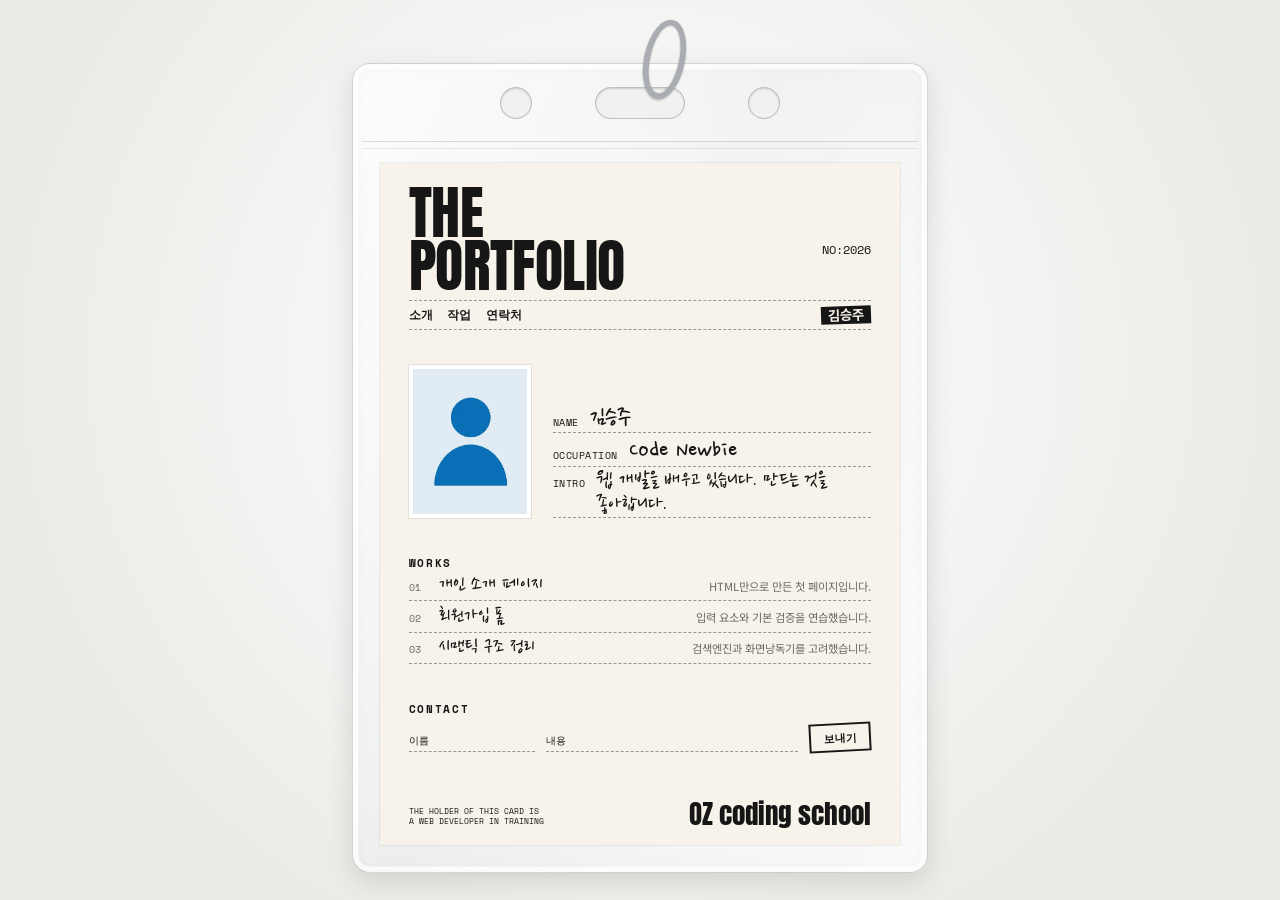
<file: index.html>
<!DOCTYPE html>
<html lang="ko">
  <head>
    <meta charset="UTF-8" />
    <meta name="viewport" content="width=device-width, initial-scale=1" />
    <meta name="color-scheme" content="light dark" />
    <title>김승주 포트폴리오</title>
    <link rel="preconnect" href="https://fonts.googleapis.com">
    <link rel="preconnect" href="https://fonts.gstatic.com" crossorigin>
    <link href="https://fonts.googleapis.com/css2?family=Anton&family=Nanum+Pen+Script&family=Noto+Sans+KR:wght@400;700&family=Space+Mono:wght@400;700&display=swap" rel="stylesheet">
    <link rel="stylesheet" href="style.css">
  </head>
  <body>
    <!-- 투명 비닐 카드 홀더 + 고리 -->
    <div class="holder">
      <div class="ring" aria-hidden="true"></div>
      <div class="holder-top" aria-hidden="true">
        <span class="hole"></span>
        <span class="slot"></span>
        <span class="hole"></span>
      </div>

      <!-- 사원증 카드 (한 화면에 모든 내용) -->
      <div class="badge">
        <header class="badge-head">
          <h1 aria-label="김승주 포트폴리오">THE<br>PORTFOLIO</h1>
          <span class="drop">NO:2026</span>
          <nav class="nav">
            <span class="logo">김승주</span>
            <ul class="menu">
              <li><a href="#intro">소개</a></li>
              <li><a href="#work">작업</a></li>
              <li><a href="#contact">연락처</a></li>
            </ul>
          </nav>
        </header>

        <main>
          <section id="intro">
            <h2 class="sr-only">소개</h2>
            <div class="photo">
              <img src="me.jpg" alt="김승주의 프로필 사진" onerror="this.style.visibility='hidden'">
            </div>
            <dl class="fields">
              <div class="field"><dt>NAME</dt><dd>김승주</dd></div>
              <div class="field"><dt>OCCUPATION</dt><dd>Code Newbie</dd></div>
              <div class="field"><dt>INTRO</dt><dd class="lead">웹 개발을 배우고 있습니다. 만드는 것을 좋아합니다.</dd></div>
            </dl>
          </section>

          <section id="work">
            <h2 class="section-label">WORKS</h2>
            <div class="cards">
              <article class="card">
                <span class="num">01</span>
                <h3>개인 소개 페이지</h3>
                <p>HTML만으로 만든 첫 페이지입니다.</p>
              </article>
              <article class="card">
                <span class="num">02</span>
                <h3>회원가입 폼</h3>
                <p>입력 요소와 기본 검증을 연습했습니다.</p>
              </article>
              <article class="card">
                <span class="num">03</span>
                <h3>시맨틱 구조 정리</h3>
                <p>검색엔진과 화면낭독기를 고려했습니다.</p>
              </article>
            </div>
          </section>

          <section id="contact">
            <h2 class="sr-only">연락처</h2>
            <form action="/contact" method="post">
              <fieldset>
                <legend class="section-label">CONTACT</legend>
                <div class="field">
                  <label for="name">이름</label>
                  <input type="text" id="name" name="name" required>
                </div>
                <div class="field">
                  <label for="message">내용</label>
                  <textarea id="message" name="message" rows="1"></textarea>
                </div>
                <button type="submit">보내기</button>
              </fieldset>
            </form>
          </section>
        </main>

        <footer class="badge-foot">
          <p class="fine">THE HOLDER OF THIS CARD IS<br>
            A WEB DEVELOPER IN TRAINING</p>
          <p class="code">OZ coding school</p>
        </footer>
      </div>
    </div>
  </body>
</html>
</file>
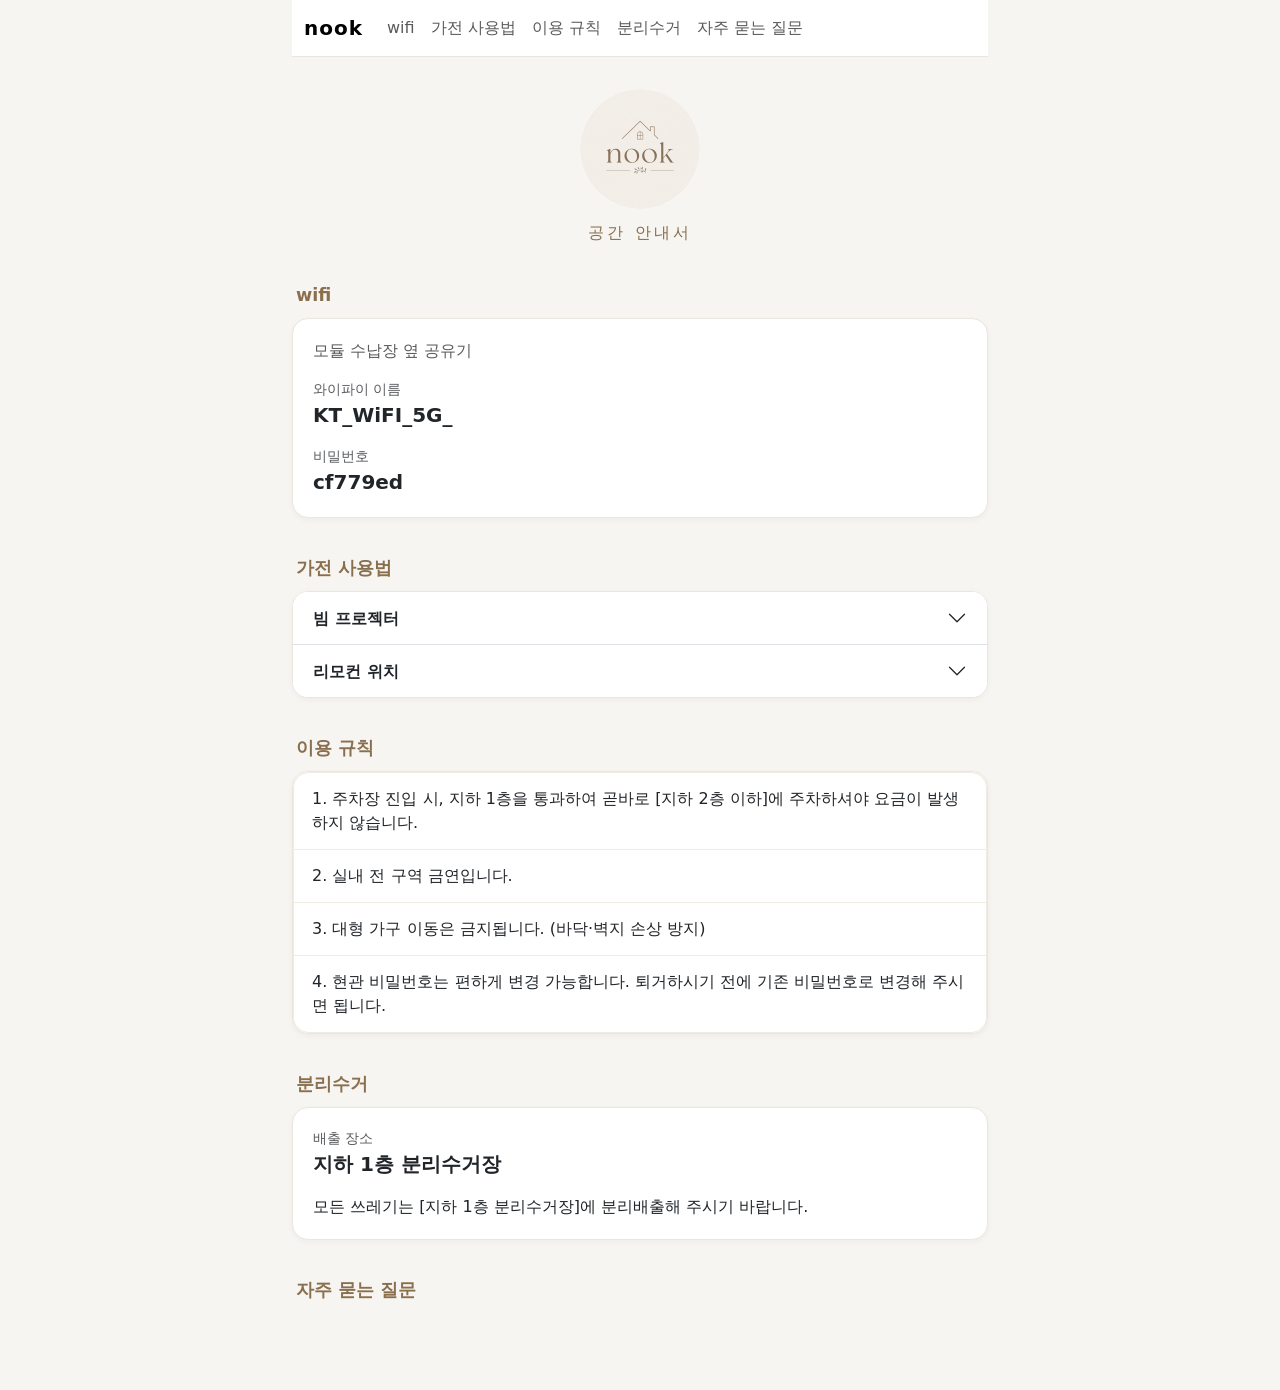
<file: 공간 안내서/index.html>
<!DOCTYPE html>
<html lang="ko">
  <head>
    <meta charset="UTF-8" />
    <meta name="viewport" content="width=device-width, initial-scale=1" />
    <title>nook 공간안내서</title>
    <link rel="icon" href="nook-logo.png">
    <link href="https://cdn.jsdelivr.net/npm/bootstrap@5.3.8/dist/css/bootstrap.min.css" rel="stylesheet">
    <link rel="stylesheet" href="style.css">
  </head>
  <body>
    <header class="container">
      <nav class="navbar navbar-expand-lg bg-body-tertiary">
        <div class="container-fluid">
          <a class="navbar-brand" href="#">nook</a>
          <button class="navbar-toggler" type="button" data-bs-toggle="collapse" data-bs-target="#navbarNav" aria-controls="navbarNav" aria-expanded="false" aria-label="메뉴 열기">
            <span class="navbar-toggler-icon"></span>
          </button>
          <div class="collapse navbar-collapse" id="navbarNav">
            <ul class="navbar-nav">
              <li class="nav-item">
                <a class="nav-link" href="#wifi">wifi</a>
              </li>
              <li class="nav-item">
                <a class="nav-link" href="#appliances">가전 사용법</a>
              </li>
              <li class="nav-item">
                <a class="nav-link" href="#rules">이용 규칙</a>
              </li>
              <li class="nav-item">
                <a class="nav-link" href="#recycling">분리수거</a>
              </li>
              <li class="nav-item">
                <a class="nav-link" href="#faq">자주 묻는 질문</a>
              </li>
            </ul>
          </div>
        </div>
      </nav>
    </header>

    <main class="container">
      <div class="hero text-center">
        <img src="nook-logo-480.png" alt="nook" class="hero-logo">
        <p class="hero-subtitle">공간 안내서</p>
      </div>

      <section id="wifi">
        <h2>wifi</h2>
         <div class="card">
          <div class="card-body">
            <p class="text-body-secondary mb-3">모듈 수납장 옆 공유기</p>

            <p class="small text-body-secondary mb-0">와이파이 이름</p>
            <p class="fs-5 fw-bold user-select-all">KT_WiFI_5G_</p>

            <p class="small text-body-secondary mb-0">비밀번호</p>
            <p class="fs-5 fw-bold user-select-all mb-0">cf779ed</p>
          </div>
        </div>

      </section>

      <section id="appliances">
        <h2>가전 사용법</h2>
        <div class="accordion accordion-flush" id="appliancesAccordion">
          <div class="accordion-item">
            <h3 class="accordion-header">
              <button class="accordion-button collapsed" type="button" data-bs-toggle="collapse" data-bs-target="#projector" aria-expanded="false" aria-controls="projector">
                빔 프로젝터
              </button>
            </h3>
            <div id="projector" class="accordion-collapse collapse" data-bs-parent="#appliancesAccordion">
              <div class="accordion-body">
                <ul class="mb-0">
                  <li>빔 본체의 전원을 누르고 트롤리 안에 리모컨 전원을 켜시면 작동됩니다.</li>
                  <li>블루투스 스피커를 연결하고 싶으신 경우, 스피커 전원 버튼을 누르시면 자동으로 소리가 연결됩니다.</li>
                </ul>
              </div>
            </div>
          </div>
          <div class="accordion-item">
            <h3 class="accordion-header">
              <button class="accordion-button collapsed" type="button" data-bs-toggle="collapse" data-bs-target="#remotes" aria-expanded="false" aria-controls="remotes">
                리모컨 위치
              </button>
            </h3>
            <div id="remotes" class="accordion-collapse collapse" data-bs-parent="#appliancesAccordion">
              <div class="accordion-body">
                <ul class="mb-0">
                  <li>에어컨, 공기청정기: 강아지 수납함</li>
                  <li>서큘레이터: 본체 앞에 자석으로 부착 (동그란 모양)</li>
                  <li>이동식 TV: 본체 뒤에 자석으로 부착</li>
                </ul>
              </div>
            </div>
          </div>
        </div>
      </section>

      <section id="rules">
        <h2>이용 규칙</h2>
        <ol class="list-group list-group-numbered">
          <li class="list-group-item">주차장 진입 시, 지하 1층을 통과하여 곧바로 [지하 2층 이하]에 주차하셔야 요금이 발생하지 않습니다.</li>
          <li class="list-group-item">실내 전 구역 금연입니다.</li>
          <li class="list-group-item">대형 가구 이동은 금지됩니다. (바닥·벽지 손상 방지)</li>
          <li class="list-group-item">현관 비밀번호는 편하게 변경 가능합니다. 퇴거하시기 전에 기존 비밀번호로 변경해 주시면 됩니다.</li>
        </ol>

      </section>

      <section id="recycling">
        <h2>분리수거</h2>
        <div class="card">
          <div class="card-body">
            <p class="small text-body-secondary mb-0">배출 장소</p>
            <p class="fs-5 fw-bold">지하 1층 분리수거장</p>

            <p class="mb-0">모든 쓰레기는 [지하 1층 분리수거장]에 분리배출해 주시기 바랍니다.</p>
          </div>
        </div>
      </section>
   
      <section id="faq">
        <h2>자주 묻는 질문</h2>

      </section>


    </main>

    <footer>

    </footer>

    <script src="https://cdn.jsdelivr.net/npm/bootstrap@5.3.8/dist/js/bootstrap.bundle.min.js"></script>
  </body>
</html>
</file>
<file: style.css>
/* ============================================
   사원증(THE PERFORMER) 스타일 포트폴리오
   - 모든 크기를 --u 단위로 잡아 한 화면에 꼭 맞게
   ============================================ */

:root {
  /* 화면 높이와 너비 중 작은 쪽에 맞춰 전체 크기가 함께 줄어듦 */
  --u: min(1vh, 1.45vw);
  --paper: #f7f3ea;
  --ink: #161616;
  --muted: #6f6a60;
  --line: #9c978c;
  --accent: #0b6fb8;
  --bg-1: #ffffff;
  --bg-2: #ecebe8;
  --holder: linear-gradient(115deg, rgba(255,255,255,0.75) 0%, rgba(235,238,240,0.45) 45%, rgba(255,255,255,0.7) 100%);
  --holder-edge: rgba(0, 0, 0, 0.14);
  --hole-edge: rgba(0, 0, 0, 0.2);
  --hole: #f1f1f0;
  --photo-bg: #e6ded2;
  --photo-frame: #ffffff;
  --holder-glare: rgba(255, 255, 255, 0.8);
}

/* ---------- 다크 모드 ---------- */
@media (prefers-color-scheme: dark) {
  :root {
    --paper: #23221f;
    --ink: #ece7dc;
    --muted: #b1ab9f;
    --line: #6c675e;
    --accent: #6db3e8;
    --bg-1: #2a2d31;
    --bg-2: #121417;
    --holder: rgba(255, 255, 255, 0.08);
    --holder-edge: rgba(255, 255, 255, 0.18);
    --hole-edge: rgba(255, 255, 255, 0.18);
    --hole: #1a1c1f;
    --photo-bg: #3a3631;
    --photo-frame: #4d4943;
    --holder-glare: rgba(255, 255, 255, 0.06);
  }
}

* {
  box-sizing: border-box;
  margin: 0;
  padding: 0;
}

html,
body {
  height: 100%;
}

body {
  display: flex;
  align-items: center;
  justify-content: center;
  overflow: hidden; /* 스크롤 없이 한 화면 */
  background: radial-gradient(circle at 50% 40%, var(--bg-1) 0%, var(--bg-2) 75%);
  color: var(--ink);
  font-family: "Noto Sans KR", sans-serif;
  line-height: 1.3;
}

.sr-only {
  position: absolute;
  width: 1px;
  height: 1px;
  overflow: hidden;
  clip: rect(0 0 0 0);
  white-space: nowrap;
}

/* ---------- 투명 비닐 홀더 ---------- */
.holder {
  position: relative;
  width: calc(var(--u) * 64);
  height: calc(var(--u) * 90);
  margin-top: calc(var(--u) * 4);
  padding: calc(var(--u) * 11) calc(var(--u) * 3) calc(var(--u) * 3);
  background: var(--holder);
  border: 1px solid var(--holder-edge);
  border-radius: calc(var(--u) * 2);
  box-shadow:
    inset 0 0 0 calc(var(--u) * 0.6) var(--holder-glare),
    inset 0 0 calc(var(--u) * 1.5) rgba(0, 0, 0, 0.08),
    0 calc(var(--u) * 1) calc(var(--u) * 3) rgba(0, 0, 0, 0.12);
}

/* 비닐 지퍼 라인 */
.holder::before {
  content: "";
  position: absolute;
  left: calc(var(--u) * 1);
  right: calc(var(--u) * 1);
  top: calc(var(--u) * 8.5);
  height: calc(var(--u) * 0.7);
  border-top: 1px solid rgba(0, 0, 0, 0.12);
  border-bottom: 1px solid rgba(0, 0, 0, 0.08);
}

.holder-top {
  position: absolute;
  top: calc(var(--u) * 2.5);
  left: 0;
  right: 0;
  display: flex;
  justify-content: center;
  align-items: center;
  gap: calc(var(--u) * 7);
}

.hole,
.slot {
  display: block;
  height: calc(var(--u) * 3.6);
  border: 1px solid var(--hole-edge);
  background: var(--hole);
  box-shadow: inset 0 1px 2px rgba(0, 0, 0, 0.15);
}

.hole {
  width: calc(var(--u) * 3.6);
  border-radius: 50%;
}

.slot {
  width: calc(var(--u) * 10);
  border-radius: calc(var(--u) * 1.8);
}

/* 금속 고리 */
.ring {
  position: absolute;
  top: calc(var(--u) * -5);
  left: 50%;
  width: calc(var(--u) * 4.5);
  height: calc(var(--u) * 9);
  transform: translateX(10%) rotate(12deg);
  border: calc(var(--u) * 0.7) solid #a9adb1;
  border-radius: 50%;
  box-shadow: inset 0 0 2px rgba(0,0,0,0.3), 0 1px 2px rgba(0,0,0,0.25);
  z-index: 2;
}

/* ---------- 카드 본체 ---------- */
.badge {
  display: flex;
  flex-direction: column;
  height: 100%;
  padding: calc(var(--u) * 2.6) calc(var(--u) * 3.2) calc(var(--u) * 2);
  background: var(--paper);
  box-shadow: 0 0 0 1px rgba(0, 0, 0, 0.06);
  font-size: calc(var(--u) * 1.5);
}

/* 헤더: THE PORTFOLIO */
.badge-head {
  position: relative;
}

h1 {
  font-family: "Anton", "Impact", sans-serif;
  font-weight: 400;
  font-size: calc(var(--u) * 6.4);
  line-height: 0.92;
  letter-spacing: -0.01em;
  color: var(--ink);
}

.drop {
  position: absolute;
  top: calc(var(--u) * 6.2);
  right: 0;
  font-family: "Space Mono", monospace;
  font-size: calc(var(--u) * 1.3);
}

.nav {
  display: flex;
  justify-content: space-between;
  align-items: center;
  margin-top: calc(var(--u) * 0.8);
  padding: calc(var(--u) * 0.6) 0;
  border-top: 1px dashed var(--line);
  border-bottom: 1px dashed var(--line);
}

/* "about face" 스티커처럼 보이는 로고 */
.logo {
  order: 2;
  padding: 0 calc(var(--u) * 0.8);
  background: var(--ink);
  color: var(--paper);
  font-weight: 700;
  font-size: calc(var(--u) * 1.5);
  transform: rotate(-2deg);
}

.menu {
  display: flex;
  gap: calc(var(--u) * 1.6);
  list-style: none;
  font-family: "Space Mono", monospace;
  font-size: calc(var(--u) * 1.3);
  font-weight: 700;
}

.menu a {
  color: var(--ink);
  text-decoration: none;
}

.menu a:hover {
  color: var(--accent);
}

/* ---------- 본문 ---------- */
/* 소개 · 작업 · 연락처 세 덩어리를 같은 간격으로 나눔 */
main {
  flex: 1;
  display: flex;
  flex-direction: column;
  justify-content: space-evenly;
  gap: calc(var(--u) * 1.4);
  min-height: 0;
  padding: calc(var(--u) * 1) 0;
}

/* 소개 영역 : 모바일은 사진 위·글 아래 */
#intro {
  display: flex;
  flex-direction: column;
  gap: calc(var(--u) * 0.8);
}

/* 증명사진 (크기 고정) */
.photo {
  flex: none;
  height: calc(var(--u) * 17);
  aspect-ratio: 4 / 5;
  margin: 0 auto;
  background: var(--photo-bg);
  border: calc(var(--u) * 0.5) solid var(--photo-frame);
  box-shadow: 0 0 0 1px rgba(0, 0, 0, 0.08);
}

.photo img {
  display: block;
  width: 100%;
  height: 100%;
  object-fit: cover;
}

/* 이름표 줄 (라벨 + 손글씨 + 점선) */
.field {
  display: flex;
  align-items: baseline;
  gap: calc(var(--u) * 1.2);
  border-bottom: 1px dashed var(--line);
  padding-top: calc(var(--u) * 0.3);
}

.field dt,
.field label {
  flex-shrink: 0;
  font-family: "Space Mono", monospace;
  font-size: calc(var(--u) * 1.1);
  letter-spacing: 0.05em;
}

.field dd,
.field input,
.field textarea {
  font-family: "Nanum Pen Script", cursive;
  font-size: calc(var(--u) * 3);
  line-height: 1.1;
  color: var(--ink);
}

.lead {
  word-break: keep-all; /* 한글을 단어 단위로 줄바꿈 */
  font-size: calc(var(--u) * 2.4) !important;
}

/* 섹션 라벨 */
.section-label {
  font-family: "Space Mono", monospace;
  font-size: calc(var(--u) * 1.2);
  font-weight: 700;
  letter-spacing: 0.15em;
}

.cards {
  display: flex;
  flex-direction: column;
}

.card {
  display: grid;
  grid-template-columns: calc(var(--u) * 2.4) auto 1fr;
  align-items: baseline;
  gap: calc(var(--u) * 1);
  border-bottom: 1px dashed var(--line);
}

.num {
  font-family: "Space Mono", monospace;
  font-size: calc(var(--u) * 1.1);
  color: var(--muted);
}

.card {
  padding: calc(var(--u) * 0.3) 0;
}

.card h3 {
  font-family: "Nanum Pen Script", cursive;
  font-weight: 400;
  font-size: calc(var(--u) * 2.3);
  line-height: 1.2;
  white-space: nowrap;
}

.card p {
  font-size: calc(var(--u) * 1.25);
  color: var(--muted);
  text-align: right;
  white-space: nowrap;
  overflow: hidden;
  text-overflow: ellipsis;
}

/* 연락처 폼 */
fieldset {
  border: none;
  display: grid;
  grid-template-columns: 1fr 2fr auto;
  align-items: end;
  gap: 0 calc(var(--u) * 1.2);
}

legend {
  margin-bottom: calc(var(--u) * 0.2);
}

.field input,
.field textarea {
  width: 100%;
  min-width: 0;
  border: none;
  background: transparent;
  outline: none;
  resize: none;
  overflow: hidden;
  height: calc(var(--u) * 3.4);
}

.field:focus-within {
  border-bottom-color: var(--accent);
}

form button {
  padding: calc(var(--u) * 0.5) calc(var(--u) * 1.4);
  border: 2px solid var(--ink);
  background: transparent;
  color: var(--ink);
  font-family: "Space Mono", monospace;
  font-size: calc(var(--u) * 1.2);
  font-weight: 700;
  cursor: pointer;
  transform: rotate(-3deg);
}

form button:hover {
  background: var(--ink);
  color: var(--paper);
}

/* ---------- 카드 하단 ---------- */
.badge-foot {
  display: flex;
  justify-content: space-between;
  align-items: flex-end;
  margin-top: calc(var(--u) * 1.4);
}

.fine {
  font-family: "Space Mono", monospace;
  font-size: calc(var(--u) * 0.85);
  line-height: 1.3;
}

.code {
  font-family: "Anton", "Impact", sans-serif;
  font-size: calc(var(--u) * 3);
  line-height: 1;
}

/* ---------- 태블릿 폭부터는 사진과 글을 나란히 ---------- */
@media (min-width: 768px) {
  #intro {
    flex-direction: row;
    align-items: flex-end;
    gap: calc(var(--u) * 2.4);
  }

  .fields {
    flex: 1;
    min-width: 0;
  }
}

/* ---------- 휴대폰·좁은 화면 : 스크롤 허용, 글씨는 읽을 수 있게 ---------- */
@media (max-width: 767px) {
  :root {
    --u: min(calc((100vw - 32px) / 64), 9px);
  }

  .holder {
    height: auto;
  }

  main {
    gap: 18px;
    padding: 14px 0 6px;
  }

  body {
    align-items: flex-start;
    overflow: auto;
    padding: 48px 16px 24px;
  }

  /* 작업 설명은 제목 아래 줄로 */
  .card {
    grid-template-columns: calc(var(--u) * 2.4) 1fr;
  }

  .card p {
    grid-column: 2;
    text-align: left;
    white-space: normal;
    padding-bottom: 4px;
  }

  /* 너무 작아지지 않도록 최소 글자 크기 */
  .menu,
  .drop,
  .card p,
  form button { font-size: max(11px, calc(var(--u) * 1.3)); }
  .field dt,
  .field label,
  .num,
  .section-label { font-size: max(10px, calc(var(--u) * 1.1)); }
  .fine { font-size: max(8px, calc(var(--u) * 0.85)); }
  .field dd,
  .field input,
  .field textarea { font-size: max(19px, calc(var(--u) * 3)); }
  .lead { font-size: max(17px, calc(var(--u) * 2.4)) !important; }
  .card h3 { font-size: max(17px, calc(var(--u) * 2.3)); }
}
</file>
<file: 공간 안내서/style.css>
/* ===== 기본 색 ===== */
body {
  background-color: #f7f5f1;
  color: #2b2a27;
}

/* ===== 상단 메뉴 ===== */
.navbar {
  background-color: #ffffff !important; /* bg-body-tertiary 덮어쓰기 */
  border-bottom: 1px solid #ebe6dd;
}

.navbar-brand {
  font-weight: 700;
  letter-spacing: 0.05em;
}

/* ===== 본문 폭과 여백 ===== */
header.container,
main.container {
  max-width: 720px;
}

main {
  padding-top: 32px;
  padding-bottom: 48px;
}

/* ===== 맨 위 로고 ===== */
.hero {
  margin-bottom: 40px;
}

.hero-logo {
  width: 120px;
  max-width: 60%;
  border-radius: 50%; /* 동그란 로고 바깥 흰 모서리 숨기기 */
}

.hero-subtitle {
  margin-top: 12px;
  margin-bottom: 0;
  color: #8a6f4e;
  letter-spacing: 0.2em;
}

/* 섹션끼리 간격 */
section {
  margin-bottom: 40px;
  scroll-margin-top: 16px;
}

/* 섹션 제목 */
section h2 {
  font-size: 1.1rem;
  font-weight: 700;
  color: #8a6f4e;
  margin-bottom: 12px;
  padding-left: 4px;
}

/* ===== 카드 · 아코디언 · 목록 공통 상자 ===== */
.card,
.accordion,
.list-group {
  background-color: #ffffff;
  border: 1px solid #ebe6dd;
  border-radius: 16px;
  overflow: hidden;
  box-shadow: 0 2px 6px rgba(0, 0, 0, 0.04);
}

.card-body {
  padding: 20px;
}

/* ===== 아코디언 ===== */
.accordion-button {
  font-weight: 600;
}

.accordion-button:not(.collapsed) {
  background-color: #f3eee6;
  color: #2b2a27;
  box-shadow: none;
}

.accordion-button:focus {
  box-shadow: none;
}

.accordion-body li {
  margin-bottom: 6px;
}

/* ===== 이용 규칙 목록 ===== */
.list-group-item {
  padding: 14px 18px;
  border-color: #f0ebe3;
}
</file>
